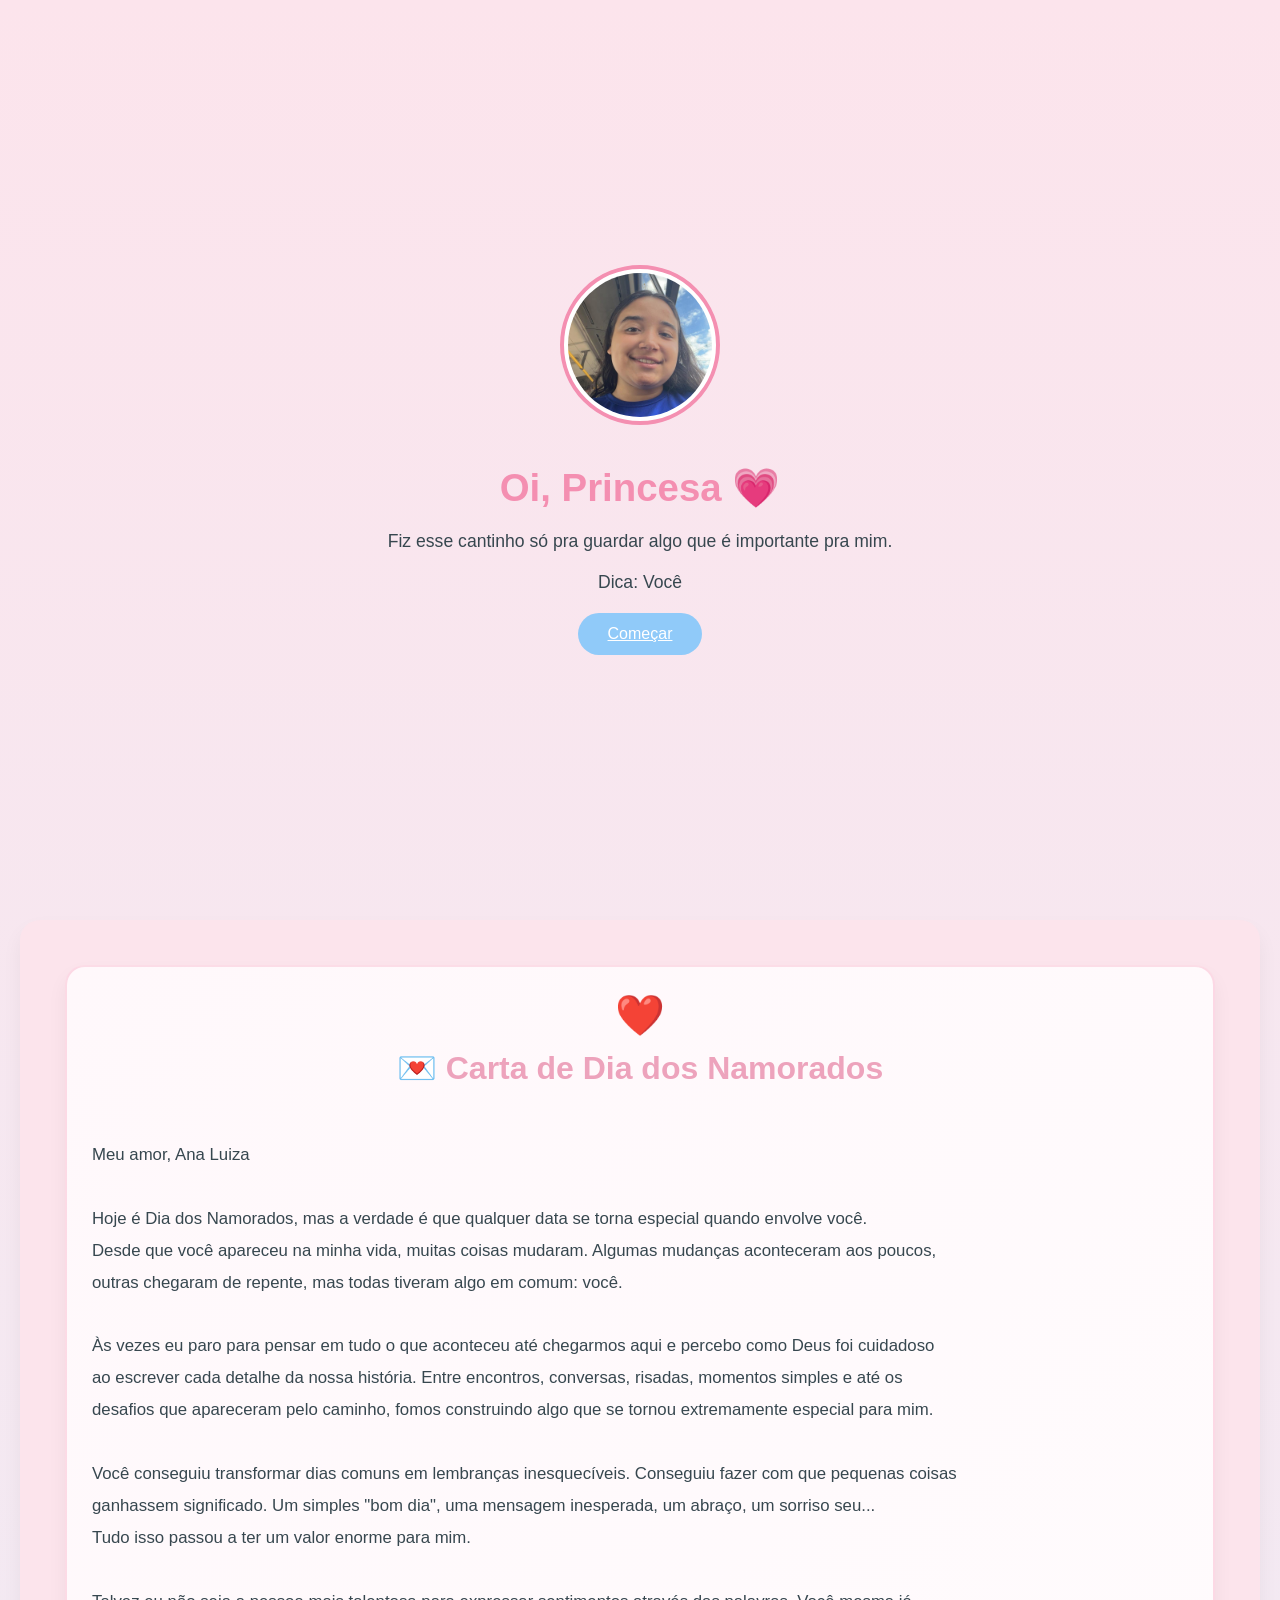
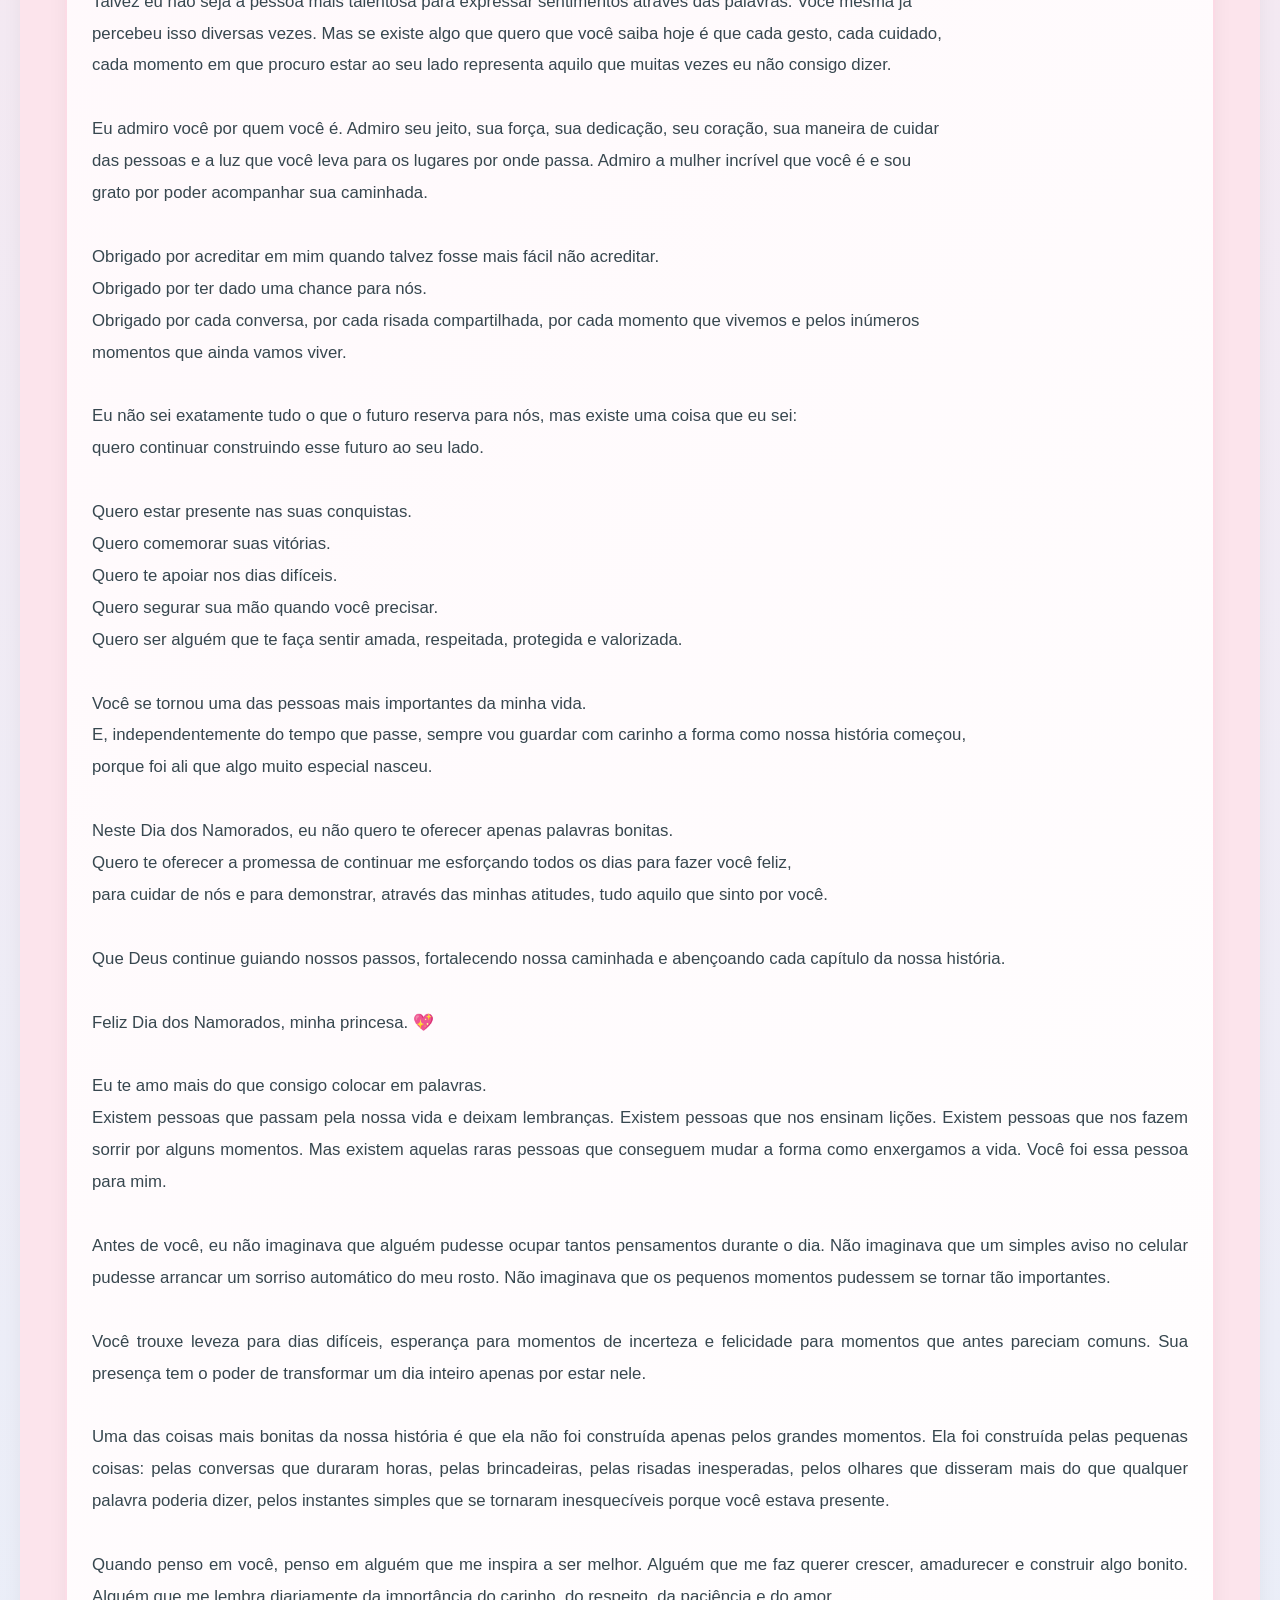
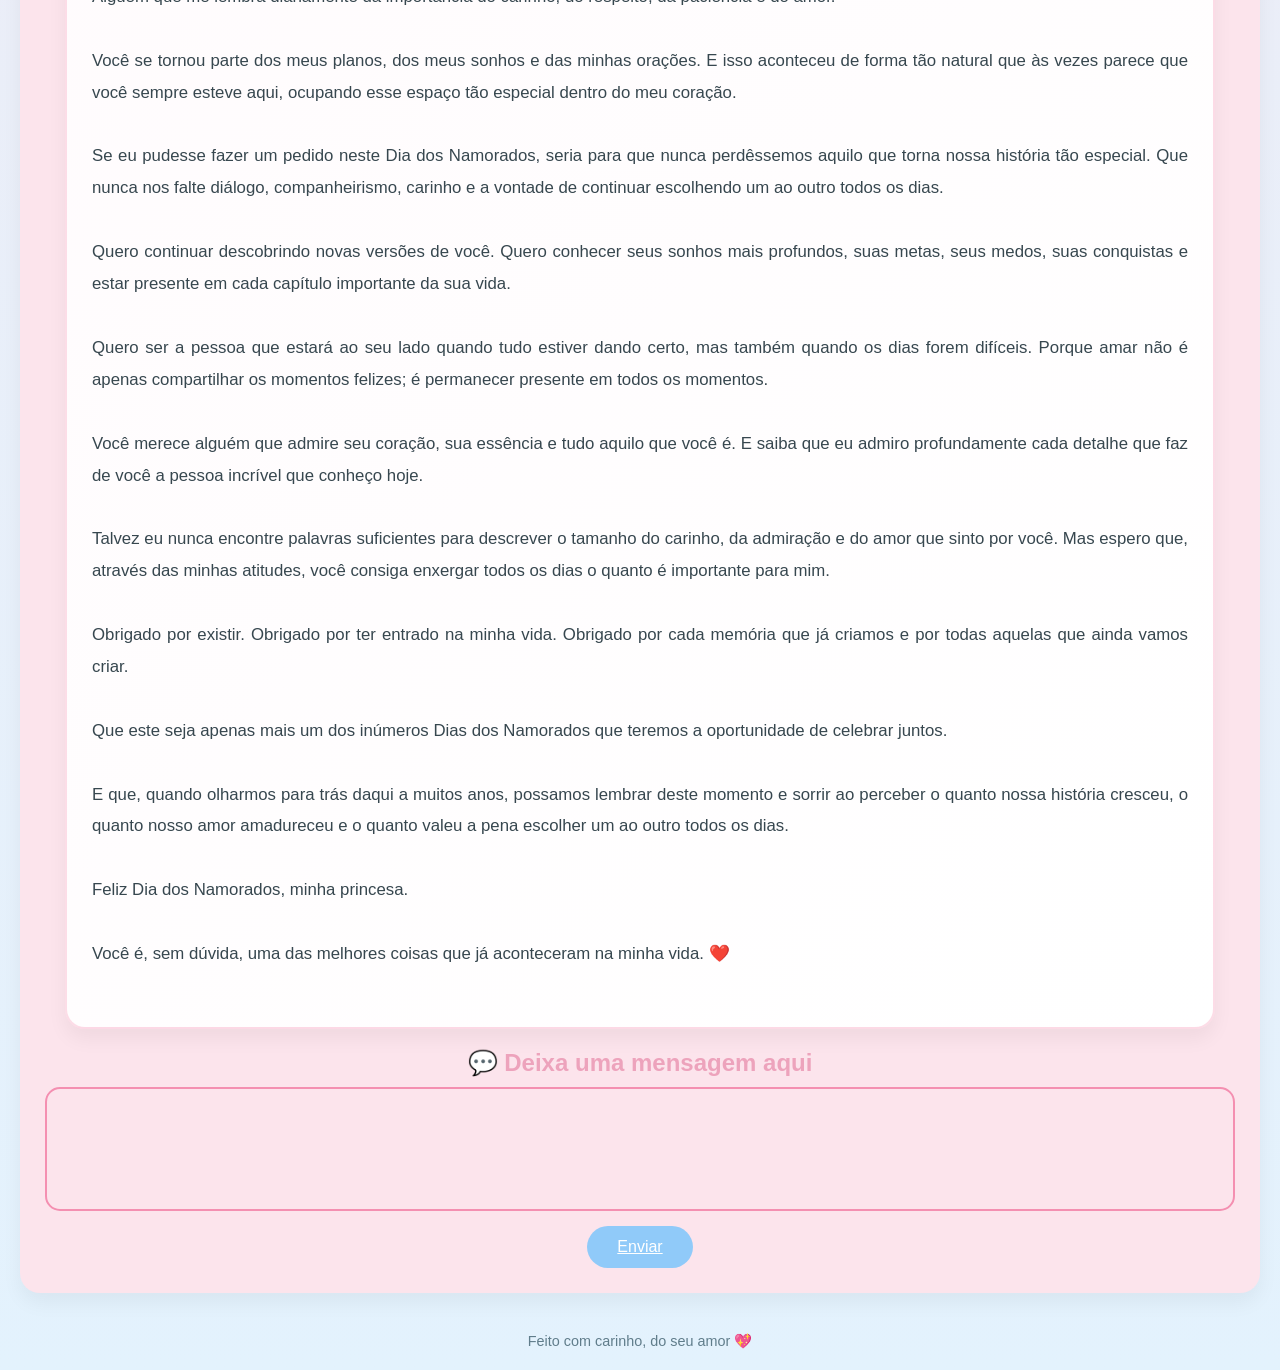
<file: index.html>
<!DOCTYPE html>
<html lang="pt-BR">
<head>
    <meta charset="UTF-8">
    <meta name="viewport" content="width=device-width, initial-scale=1.0">
    <title>Para uma Princesa 💙</title>
    <link rel="stylesheet" href="style.css">
</head>
<body>

    <header class="hero">

        <div class="foto-container">
            <img src="capa.jpg" class="foto-redonda">
        </div>

        <h1>Oi, Princesa 💗</h1>
        <p>Fiz esse cantinho só pra guardar algo que é importante pra mim.</p>
        <p>Dica: Você</p>
        <a href="#inicio" class="btn">Começar</a>

    </header>

    <section class="card destaque">
        
        <p>
            <section class="card carta-namorados">
            <h2>💌 Carta de Dia dos Namorados</h2>

            <p>
                Meu amor, Ana Luiza

                Hoje é Dia dos Namorados, mas a verdade é que qualquer data se torna especial quando envolve você.
                Desde que você apareceu na minha vida, muitas coisas mudaram. Algumas mudanças aconteceram aos poucos,
                outras chegaram de repente, mas todas tiveram algo em comum: você.

                Às vezes eu paro para pensar em tudo o que aconteceu até chegarmos aqui e percebo como Deus foi cuidadoso
                ao escrever cada detalhe da nossa história. Entre encontros, conversas, risadas, momentos simples e até os
                desafios que apareceram pelo caminho, fomos construindo algo que se tornou extremamente especial para mim.

                Você conseguiu transformar dias comuns em lembranças inesquecíveis. Conseguiu fazer com que pequenas coisas
                ganhassem significado. Um simples "bom dia", uma mensagem inesperada, um abraço, um sorriso seu...
                Tudo isso passou a ter um valor enorme para mim.

                Talvez eu não seja a pessoa mais talentosa para expressar sentimentos através das palavras. Você mesma já
                percebeu isso diversas vezes. Mas se existe algo que quero que você saiba hoje é que cada gesto, cada cuidado,
                cada momento em que procuro estar ao seu lado representa aquilo que muitas vezes eu não consigo dizer.

                Eu admiro você por quem você é. Admiro seu jeito, sua força, sua dedicação, seu coração, sua maneira de cuidar
                das pessoas e a luz que você leva para os lugares por onde passa. Admiro a mulher incrível que você é e sou
                grato por poder acompanhar sua caminhada.

                Obrigado por acreditar em mim quando talvez fosse mais fácil não acreditar.
                Obrigado por ter dado uma chance para nós.
                Obrigado por cada conversa, por cada risada compartilhada, por cada momento que vivemos e pelos inúmeros
                momentos que ainda vamos viver.

                Eu não sei exatamente tudo o que o futuro reserva para nós, mas existe uma coisa que eu sei:
                quero continuar construindo esse futuro ao seu lado.

                Quero estar presente nas suas conquistas.
                Quero comemorar suas vitórias.
                Quero te apoiar nos dias difíceis.
                Quero segurar sua mão quando você precisar.
                Quero ser alguém que te faça sentir amada, respeitada, protegida e valorizada.

                Você se tornou uma das pessoas mais importantes da minha vida.
                E, independentemente do tempo que passe, sempre vou guardar com carinho a forma como nossa história começou,
                porque foi ali que algo muito especial nasceu.

                Neste Dia dos Namorados, eu não quero te oferecer apenas palavras bonitas.
                Quero te oferecer a promessa de continuar me esforçando todos os dias para fazer você feliz,
                para cuidar de nós e para demonstrar, através das minhas atitudes, tudo aquilo que sinto por você.

                Que Deus continue guiando nossos passos, fortalecendo nossa caminhada e abençoando cada capítulo da nossa história.

                Feliz Dia dos Namorados, minha princesa. 💖

                Eu te amo mais do que consigo colocar em palavras.
                Existem pessoas que passam pela nossa vida e deixam lembranças. Existem pessoas que nos ensinam lições. Existem pessoas que nos fazem sorrir por alguns momentos. Mas existem aquelas raras pessoas que conseguem mudar a forma como enxergamos a vida. Você foi essa pessoa para mim.

                Antes de você, eu não imaginava que alguém pudesse ocupar tantos pensamentos durante o dia. Não imaginava que um simples aviso no celular pudesse arrancar um sorriso automático do meu rosto. Não imaginava que os pequenos momentos pudessem se tornar tão importantes.

                Você trouxe leveza para dias difíceis, esperança para momentos de incerteza e felicidade para momentos que antes pareciam comuns. Sua presença tem o poder de transformar um dia inteiro apenas por estar nele.

                Uma das coisas mais bonitas da nossa história é que ela não foi construída apenas pelos grandes momentos. Ela foi construída pelas pequenas coisas: pelas conversas que duraram horas, pelas brincadeiras, pelas risadas inesperadas, pelos olhares que disseram mais do que qualquer palavra poderia dizer, pelos instantes simples que se tornaram inesquecíveis porque você estava presente.

                Quando penso em você, penso em alguém que me inspira a ser melhor. Alguém que me faz querer crescer, amadurecer e construir algo bonito. Alguém que me lembra diariamente da importância do carinho, do respeito, da paciência e do amor.

                Você se tornou parte dos meus planos, dos meus sonhos e das minhas orações. E isso aconteceu de forma tão natural que às vezes parece que você sempre esteve aqui, ocupando esse espaço tão especial dentro do meu coração.

                Se eu pudesse fazer um pedido neste Dia dos Namorados, seria para que nunca perdêssemos aquilo que torna nossa história tão especial. Que nunca nos falte diálogo, companheirismo, carinho e a vontade de continuar escolhendo um ao outro todos os dias.

                Quero continuar descobrindo novas versões de você. Quero conhecer seus sonhos mais profundos, suas metas, seus medos, suas conquistas e estar presente em cada capítulo importante da sua vida.

                Quero ser a pessoa que estará ao seu lado quando tudo estiver dando certo, mas também quando os dias forem difíceis. Porque amar não é apenas compartilhar os momentos felizes; é permanecer presente em todos os momentos.

                Você merece alguém que admire seu coração, sua essência e tudo aquilo que você é. E saiba que eu admiro profundamente cada detalhe que faz de você a pessoa incrível que conheço hoje.

                Talvez eu nunca encontre palavras suficientes para descrever o tamanho do carinho, da admiração e do amor que sinto por você. Mas espero que, através das minhas atitudes, você consiga enxergar todos os dias o quanto é importante para mim.

                Obrigado por existir. Obrigado por ter entrado na minha vida. Obrigado por cada memória que já criamos e por todas aquelas que ainda vamos criar.

                Que este seja apenas mais um dos inúmeros Dias dos Namorados que teremos a oportunidade de celebrar juntos.

                E que, quando olharmos para trás daqui a muitos anos, possamos lembrar deste momento e sorrir ao perceber o quanto nossa história cresceu, o quanto nosso amor amadureceu e o quanto valeu a pena escolher um ao outro todos os dias.

                Feliz Dia dos Namorados, minha princesa.

                Você é, sem dúvida, uma das melhores coisas que já aconteceram na minha vida. ❤️

            </p>
        </section>
        <h2>💬 Deixa uma mensagem aqui</h2>

        <div class="mensagem-container">
            <textarea 
                class="caixa-mensagem"
                placeholder="Escreve aqui o que você sentir..."
                rows="5">
            </textarea>

            <a href="aviso.html" class="btn">Enviar</a>
        </div>

    </section>

    <footer>
        <p>Feito com carinho, do seu amor 💖</p>
    </footer>

</body>
</html>
</file>
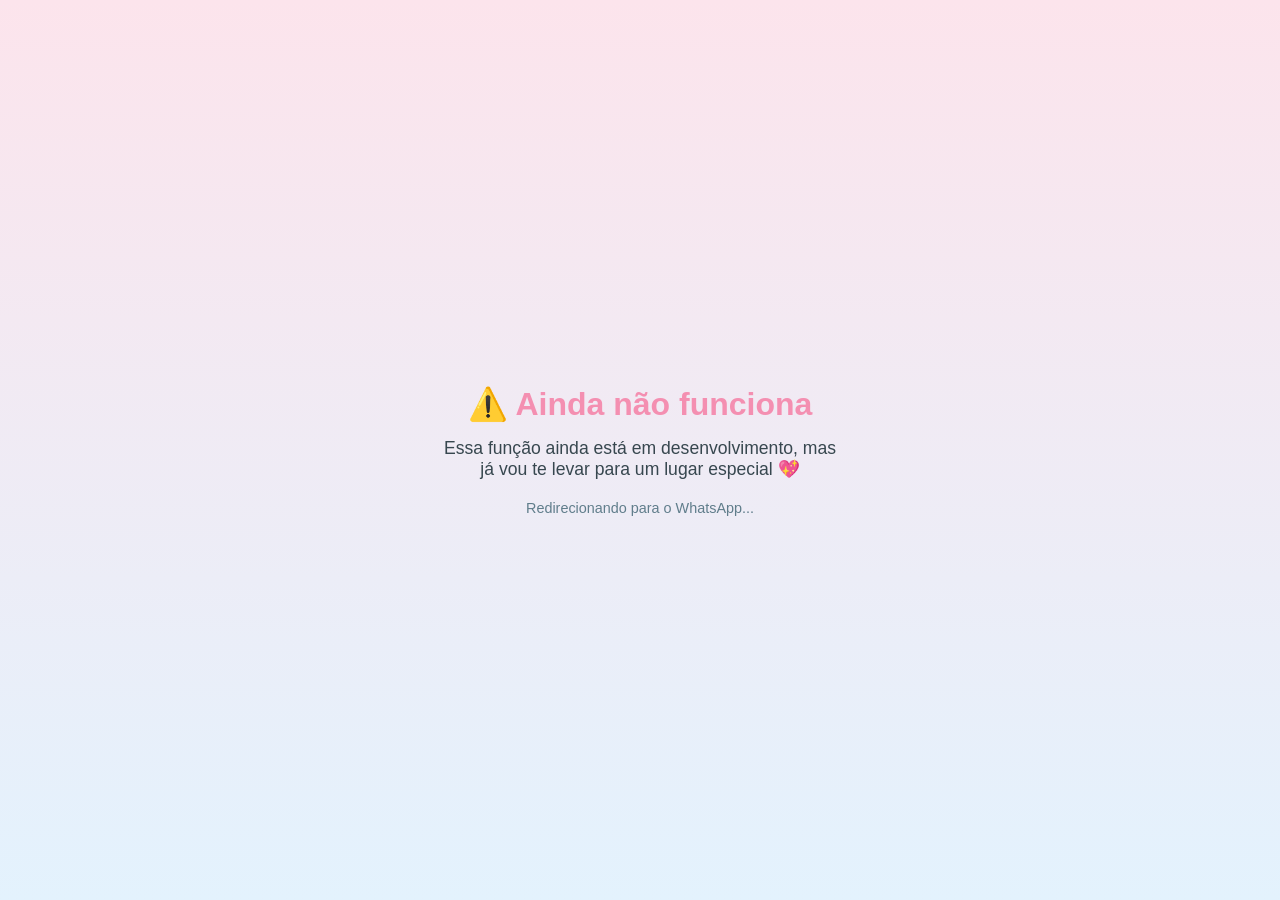
<file: aviso.html>
<!DOCTYPE html>
<html lang="pt-BR">
<head>
    <meta charset="UTF-8">
    <meta name="viewport" content="width=device-width, initial-scale=1.0">
    <title>Aviso 💬</title>
    <link rel="stylesheet" href="style.css">

    <script>
        // COLOQUE SEU NÚMERO AQUI
        const numeroWhatsApp = "5545998236303";

        const mensagem = "Oiiee! Eu sua princesa, amei seu presenteeeee";
        const urlWhatsApp =
            "https://wa.me/" + numeroWhatsApp + "?text=" + encodeURIComponent(mensagem);

        // tempo em milissegundos (ex: 3000 = 3 segundos)
        setTimeout(() => {
            window.location.href = urlWhatsApp;
        }, 5000);
    </script>
</head>
<body>

    <div class="aviso-container">
        <h1>⚠️ Ainda não funciona</h1>
        <p>
            Essa função ainda está em desenvolvimento,
            mas já vou te levar para um lugar especial 💖
        </p>
        <p class="small">Redirecionando para o WhatsApp...</p>
    </div>

</body>
</html>
</file>
<file: style.css>
html {
    scroll-behavior: smooth;
}

* {
    margin: 0;
    padding: 0;
    box-sizing: border-box;
    font-family: 'Segoe UI', sans-serif;
}

body {
    background: linear-gradient(to bottom, #FCE4EC, #E3F2FD);
    color: #37474F;
}

/* HERO */
.hero {
    min-height: 100vh;
    padding: 40px 20px;
    text-align: center;

    display: flex;
    flex-direction: column;
    justify-content: center;
    gap: 20px;
}

.hero h1 {
    font-size: 2.4rem;
    color: #F48FB1;
}

.hero p {
    font-size: 1.1rem;
}

.btn {
    margin: 0 auto;
    padding: 12px 30px;
    border: none;
    border-radius: 30px;
    background-color: #90CAF9;
    color: #fff;
    font-size: 1rem;
    cursor: pointer;
    transition: 0.3s;
}

.btn:hover {
    background-color: #64B5F6;
}

/* CARDS */
.card {
    background-color: #ffffffcc;
    margin: 20px;
    padding: 25px;
    border-radius: 20px;
    box-shadow: 0 10px 20px rgba(0,0,0,0.05);
}

.card h2 {
    color: #eda3bc;
    margin-bottom: 10px;
    text-align: center;
}

.card h3 {
    color: #F48FB1;
    margin-bottom: 10px;
    text-align: center;
}

.card p {
    line-height: 1.6;
    text-align: justify;
}

/* CARD DESTACADO */
.destaque {
    background-color: #FCE4EC;
}

/* FOOTER */
footer {
    text-align: center;
    padding: 20px;
    font-size: 0.9rem;
    color: #607D8B;
}

.foto-redonda {
    width: 160px;
    height: 160px;
    border-radius: 50%;
    object-fit: cover;
    border: 4px solid #F48FB1;
    padding: 4px;
    background-color: #fff;
}

.foto-container {
    display: flex;
    justify-content: center;
    margin: 20px 0;
}

.mensagem-container {
    display: flex;
    flex-direction: column;
    gap: 15px;
}

.caixa-mensagem {
    width: 100%;
    padding: 15px;
    border-radius: 15px;
    border: 2px solid #F48FB1;
    font-size: 1rem;
    resize: none;
    outline: none;
    background-color: #FCE4EC;
    color: #37474F;
}

.caixa-mensagem::placeholder {
    color: #8E6E79;
}

.caixa-mensagem:focus {
    border-color: #90CAF9;
    box-shadow: 0 0 10px rgba(144, 202, 249, 0.4);
}

.mensagem-container .btn {
    align-self: flex-end;
}

.aviso-container {
    min-height: 100vh;
    background: linear-gradient(to bottom, #FCE4EC, #E3F2FD);
    display: flex;
    flex-direction: column;
    justify-content: center;
    align-items: center;
    text-align: center;
    padding: 30px;
}

.aviso-container h1 {
    color: #F48FB1;
    font-size: 2rem;
    margin-bottom: 15px;
}

.aviso-container p {
    font-size: 1.1rem;
    max-width: 400px;
}

.aviso-container .small {
    margin-top: 20px;
    font-size: 0.9rem;
    color: #607D8B;
}

.carta-namorados {
    background: linear-gradient(135deg, #fff8fb, #fff);
    border: 2px solid rgba(244, 143, 177, 0.3);
}

.carta-namorados h2 {
    font-size: 2rem;
    margin-bottom: 20px;
}

.carta-namorados p {
    white-space: pre-line;
    line-height: 1.9;
    font-size: 1.05rem;
    text-align: justify;
}

.carta-namorados::before {
    content: "❤️";
    display: block;
    text-align: center;
    font-size: 2.5rem;
    margin-bottom: 10px;
}
</file>
